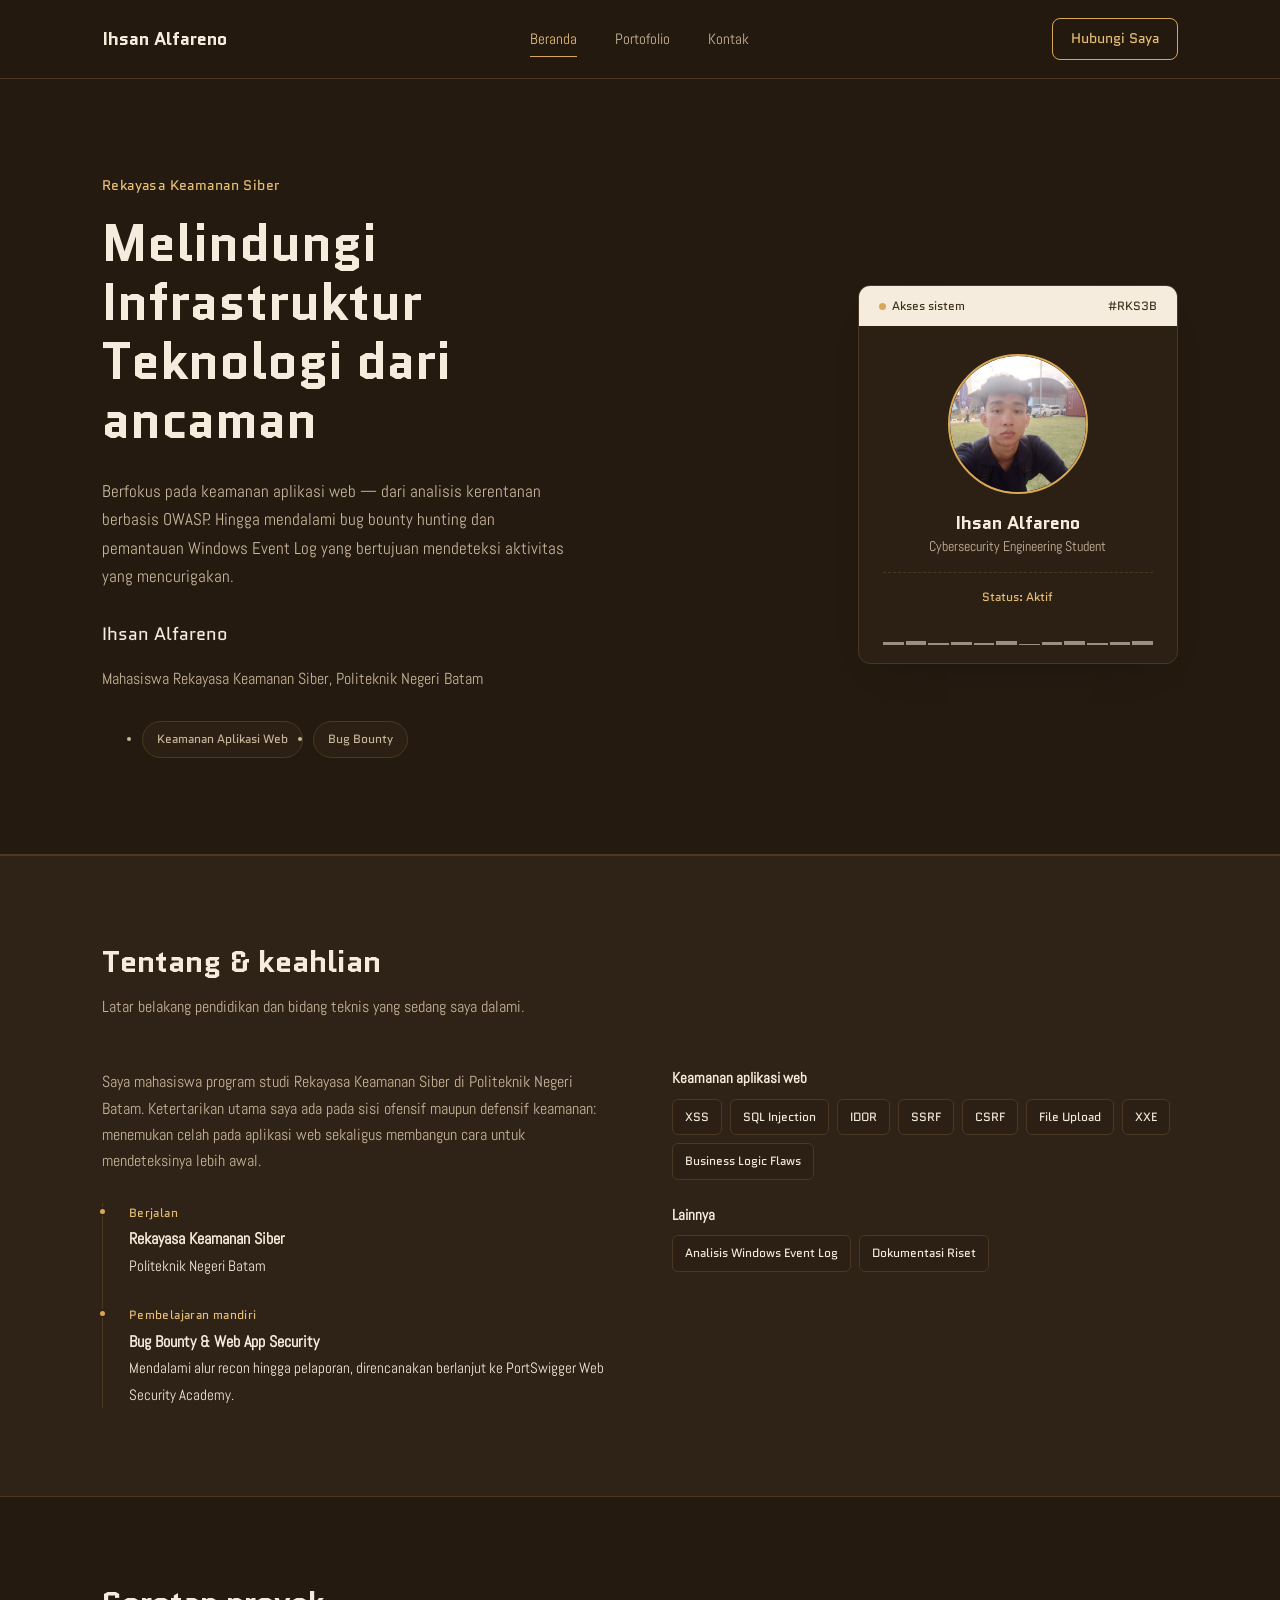
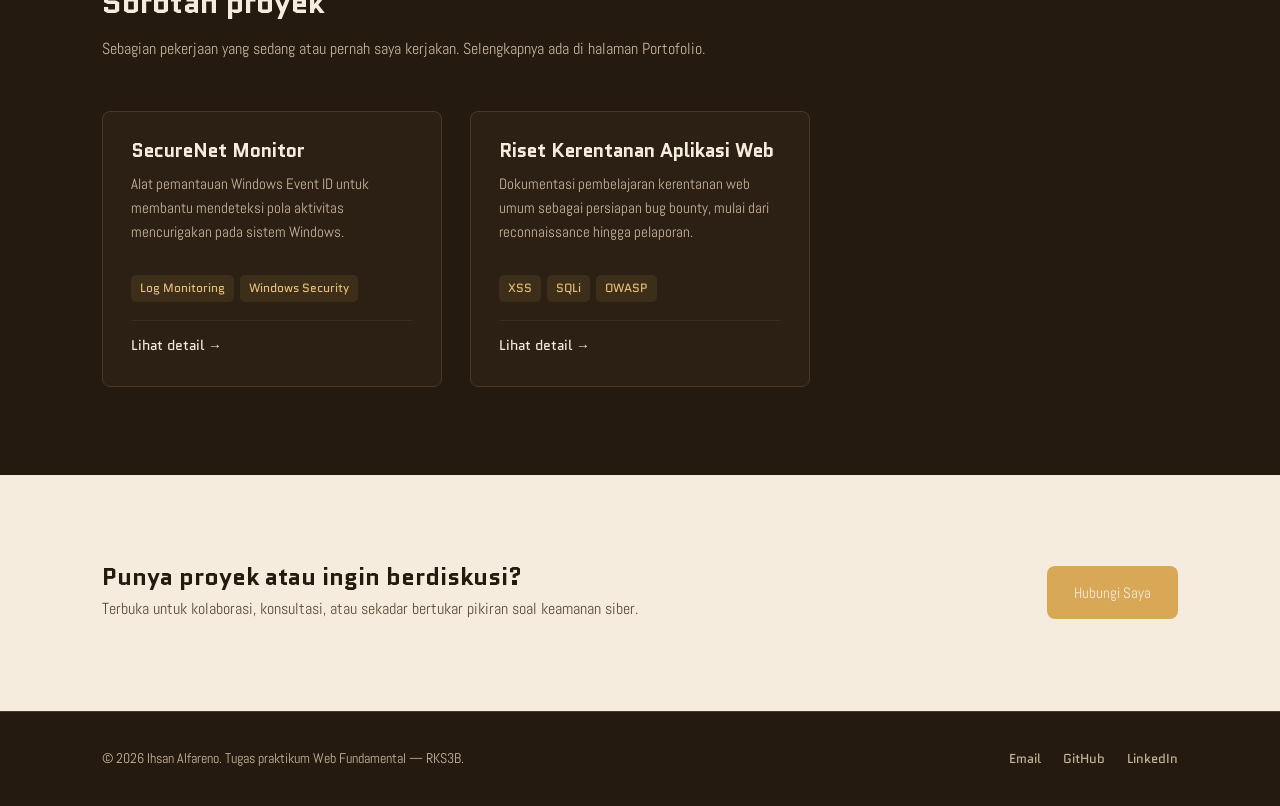
<file: Minggu1/index.html>
<!DOCTYPE html>
<html lang="id">
<head>
  <meta charset="UTF-8">
  <meta name="viewport" content="width=device-width, initial-scale=1.0">
  <title>Ihsan Alfareno — Portofolio Cybersecurity</title>
  <meta name="description" content="Portofolio pribadi Ihsan Alfareno, mahasiswa Rekayasa Keamanan Siber, Politeknik Negeri Batam.">
  <link rel="stylesheet" href="style.css">
  <link rel="preconnect" href="https://fonts.googleapis.com">
  <link rel="preconnect" href="https://fonts.gstatic.com" crossorigin>
  <link href="https://fonts.googleapis.com/css2?family=Abel&family=Quantico:ital,wght@0,400;0,700;1,400;1,700&display=swap" rel="stylesheet">
</head>
<body class="theme-dark">

  <header>
    <div class="wrap nav">
      <a href="index.html" class="logo">Ihsan Alfareno</a>
      <nav class="links" id="navLinks">
        <a href="index.html" class="active">Beranda</a>
        <a href="portfolio.html">Portofolio</a>
        <a href="contact.html">Kontak</a>
      </nav>
      <a href="contact.html" class="nav-cta">Hubungi Saya</a>
      <button class="burger" id="burgerBtn" aria-label="Buka menu" aria-expanded="false" aria-controls="navLinks">
        <span></span><span></span><span></span>
      </button>
    </div>
  </header>

  <main>

    <!-- ===== HERO ===== -->
    <section class="hero" aria-labelledby="hero-heading">
      <div class="wrap">
        <div class="hero-content">
          <p class="hero-kicker mono">Rekayasa Keamanan Siber</p>
          <h1 id="hero-heading">Melindungi Infrastruktur Teknologi dari ancaman</h1>
          <p class="hero-lede">
            Berfokus pada keamanan aplikasi web — dari analisis kerentanan berbasis OWASP. Hingga mendalami bug bounty hunting
            dan pemantauan Windows Event Log yang bertujuan mendeteksi aktivitas yang mencurigakan.
          </p>
          <p class="hero-name">Ihsan Alfareno</p>
          <p class="hero-role">Mahasiswa Rekayasa Keamanan Siber, Politeknik Negeri Batam</p>

          <ul class="focus-tags" aria-label="Bidang fokus">
            <li class="tag">Keamanan Aplikasi Web</li>
            <li class="tag">Bug Bounty</li>
          </ul>
        </div>

        <div class="id-card" aria-hidden="true">
          <div class="id-card-top">
            <span><span class="dot"></span>Akses sistem</span>
            <span>#RKS3B</span>
          </div>
          <div class="id-card-body">
            <div class="id-avatar">
              <img src="foto-profil.png" alt="Foto Ihsan Alfareno">
            </div>
            <h2>Ihsan Alfareno</h2>
            <p class="id-role">Cybersecurity Engineering Student</p>
            <p class="id-status">Status: Aktif</p>
          </div>
          <div class="id-barcode">
            <span style="height:60%"></span><span style="height:100%"></span>
            <span style="height:40%"></span><span style="height:80%"></span>
            <span style="height:55%"></span><span style="height:90%"></span>
            <span style="height:30%"></span><span style="height:70%"></span>
            <span style="height:100%"></span><span style="height:45%"></span>
            <span style="height:65%"></span><span style="height:85%"></span>
          </div>
        </div>
      </div>
    </section>

    <hr class="rule">

    <!-- ===== ABOUT & SKILLS ===== -->
    <section class="about" aria-labelledby="about-heading">
      <div class="wrap">
        <div class="section-head">
          <h2 id="about-heading">Tentang &amp; keahlian</h2>
          <p>Latar belakang pendidikan dan bidang teknis yang sedang saya dalami.</p>
        </div>

        <div class="about-grid">
          <div class="about-text">
            <p>
              Saya mahasiswa program studi Rekayasa Keamanan Siber di Politeknik Negeri Batam.
              Ketertarikan utama saya ada pada sisi ofensif maupun defensif keamanan: menemukan celah pada
              aplikasi web sekaligus membangun cara untuk mendeteksinya lebih awal.
            </p>
            <ol class="timeline">
              <li>
                <span class="t-when mono">Berjalan</span>
                <span class="t-what">Rekayasa Keamanan Siber</span>
                <span class="t-desc">Politeknik Negeri Batam</span>
              </li>
              <li>
                <span class="t-when mono">Pembelajaran mandiri</span>
                <span class="t-what">Bug Bounty &amp; Web App Security</span>
                <span class="t-desc">Mendalami alur recon hingga pelaporan, direncanakan berlanjut ke PortSwigger Web Security Academy.</span>
              </li>
            </ol>
          </div>

          <div class="about-skills">
            <div class="skill-group">
              <h3>Keamanan aplikasi web</h3>
              <ul class="skill-list">
                <li>XSS</li>
                <li>SQL Injection</li>
                <li>IDOR</li>
                <li>SSRF</li>
                <li>CSRF</li>
                <li>File Upload</li>
                <li>XXE</li>
                <li>Business Logic Flaws</li>
              </ul>
            </div>
            <div class="skill-group">
              <h3>Lainnya</h3>
              <ul class="skill-list">
                <li>Analisis Windows Event Log</li>
                <li>Dokumentasi Riset</li>
              </ul>
            </div>
          </div>
        </div>
      </div>
    </section>

    <!-- ===== HIGHLIGHT PROYEK ===== -->
    <section class="highlights" aria-labelledby="highlight-heading">
      <div class="wrap">
        <div class="section-head">
          <h2 id="highlight-heading">Sorotan proyek</h2>
          <p>Sebagian pekerjaan yang sedang atau pernah saya kerjakan. Selengkapnya ada di halaman Portofolio.</p>
        </div>

        <div class="project-grid">
          <article class="project-card">
            <h3>SecureNet Monitor</h3>
            <p>Alat pemantauan Windows Event ID untuk membantu mendeteksi pola aktivitas mencurigakan pada sistem Windows.</p>
            <div class="project-tags">
              <span>Log Monitoring</span>
              <span>Windows Security</span>
            </div>
            <a href="portfolio.html" class="project-link">Lihat detail →</a>
          </article>

          <article class="project-card">
            <h3>Riset Kerentanan Aplikasi Web</h3>
            <p>Dokumentasi pembelajaran kerentanan web umum sebagai persiapan bug bounty, mulai dari reconnaissance hingga pelaporan.</p>
            <div class="project-tags">
              <span>XSS</span>
              <span>SQLi</span>
              <span>OWASP</span>
            </div>
            <a href="portfolio.html" class="project-link">Lihat detail →</a>
          </article>

        </div>
      </div>
    </section>

    <!-- ===== CTA ===== -->
    <section class="cta-strip">
      <div class="wrap">
        <div>
          <h2>Punya proyek atau ingin berdiskusi?</h2>
          <p>Terbuka untuk kolaborasi, konsultasi, atau sekadar bertukar pikiran soal keamanan siber.</p>
        </div>
        <a href="contact.html" class="btn btn-primary">Hubungi Saya</a>
      </div>
    </section>

  </main>

  <footer>
    <div class="wrap footer-inner">
      <p>© 2026 Ihsan Alfareno. Tugas praktikum Web Fundamental — RKS3B.</p>
      <div class="footer-links">
        <a href="mailto:4332501048.ihsan@student.polibatam.ac.id">Email</a>
        <a href="#">GitHub</a>
        <a href="#">LinkedIn</a>
      </div>
    </div>
  </footer>

  <script src="script.js"></script>
</body>
</html>
</file>
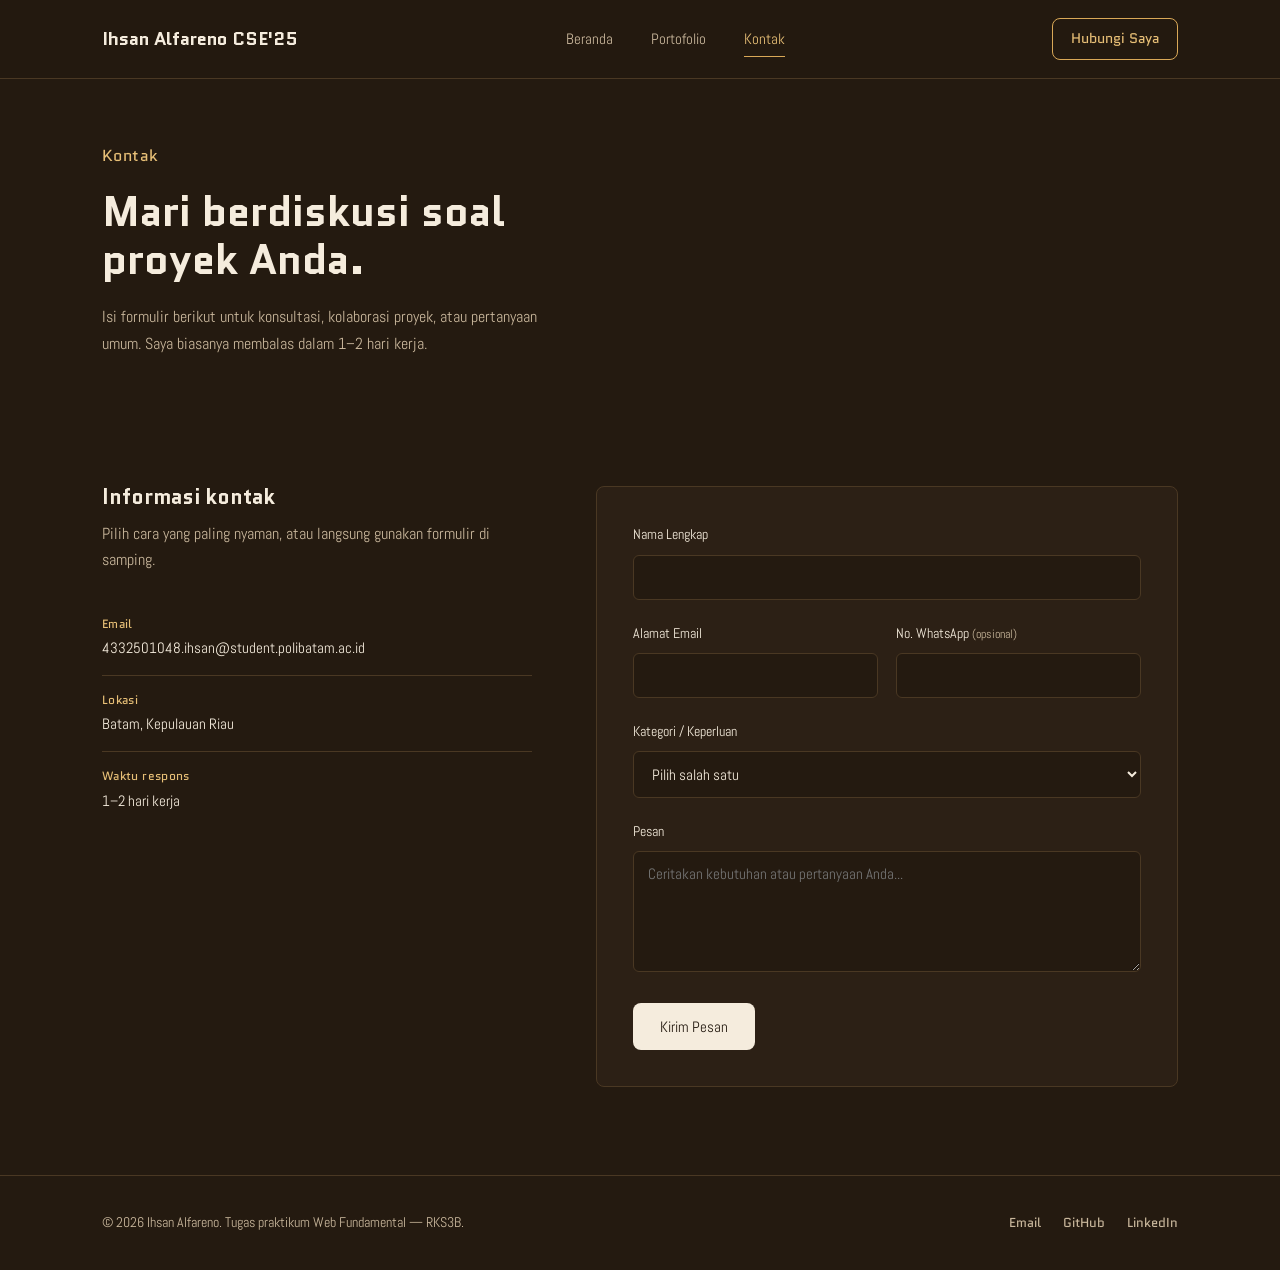
<file: Minggu1/contact.html>
<!DOCTYPE html>
<html lang="id">
<head>
  <meta charset="UTF-8">
  <meta name="viewport" content="width=device-width, initial-scale=1.0">
  <title>Kontak — Ihsan Alfareno</title>
  <meta name="description" content="Hubungi Ihsan Alfareno untuk konsultasi, kolaborasi proyek, atau pertanyaan umum.">
  <link rel="stylesheet" href="style.css">
  <link rel="preconnect" href="https://fonts.googleapis.com">
  <link rel="preconnect" href="https://fonts.gstatic.com" crossorigin>
  <link href="https://fonts.googleapis.com/css2?family=Abel&family=Quantico:ital,wght@0,400;0,700;1,400;1,700&display=swap" rel="stylesheet">
</head>
<body class="theme-dark">

  <header>
    <div class="wrap nav">
      <a href="index.html" class="logo">Ihsan Alfareno CSE'25</a>
      <nav class="links" id="navLinks">
        <a href="index.html">Beranda</a>
        <a href="portfolio.html">Portofolio</a>
        <a href="contact.html" class="active">Kontak</a>
      </nav>
      <a href="contact.html" class="nav-cta">Hubungi Saya</a>
      <button class="burger" id="burgerBtn" aria-label="Buka menu" aria-expanded="false" aria-controls="navLinks">
        <span></span><span></span><span></span>
      </button>
    </div>
  </header>

  <main>

    <section class="page-intro">
      <div class="wrap">
        <p class="hero-kicker mono">Kontak</p>
        <h1>Mari berdiskusi soal proyek Anda.</h1>
        <p>
          Isi formulir berikut untuk konsultasi, kolaborasi proyek, atau
          pertanyaan umum. Saya biasanya membalas dalam 1–2 hari kerja.
        </p>
      </div>
    </section>

    <section aria-labelledby="contact-heading">
      <div class="wrap">
        <div class="contact-layout">

          <div class="contact-info">
            <h2 id="contact-heading">Informasi kontak</h2>
            <p>Pilih cara yang paling nyaman, atau langsung gunakan formulir di samping.</p>
            <ul class="info-list">
              <li>
                <span class="i-label mono">Email</span>
                4332501048.ihsan@student.polibatam.ac.id
              </li>
              <li>
                <span class="i-label mono">Lokasi</span>
                Batam, Kepulauan Riau
              </li>
              <li>
                <span class="i-label mono">Waktu respons</span>
                1–2 hari kerja
              </li>
            </ul>
          </div>

          <form class="contact-form" id="contactForm" novalidate>
            <div class="form-row">
              <label for="fullname">Nama Lengkap</label>
              <input type="text" id="fullname" name="fullname" required autocomplete="name">
            </div>

            <div class="form-grid-2">
              <div class="form-row">
                <label for="email">Alamat Email</label>
                <input type="email" id="email" name="email" required autocomplete="email">
              </div>
              <div class="form-row">
                <label for="phone">No. WhatsApp <span class="hint">(opsional)</span></label>
                <input type="tel" id="phone" name="phone" autocomplete="tel">
              </div>
            </div>

            <div class="form-row">
              <label for="category">Kategori / Keperluan</label>
              <select id="category" name="category" required>
                <option value="" disabled selected>Pilih salah satu</option>
                <option value="konsultasi">Konsultasi</option>
                <option value="kolaborasi">Kolaborasi Proyek</option>
                <option value="umum">Pertanyaan Umum</option>
              </select>
            </div>

            <div class="form-row">
              <label for="message">Pesan</label>
              <textarea id="message" name="message" rows="5" required placeholder="Ceritakan kebutuhan atau pertanyaan Anda..."></textarea>
            </div>

            <button type="submit" class="btn btn-primary">Kirim Pesan</button>

            <p class="form-status success" id="formStatus" role="status"></p>
          </form>

        </div>
      </div>
    </section>

  </main>

  <footer>
    <div class="wrap footer-inner">
      <p>© 2026 Ihsan Alfareno. Tugas praktikum Web Fundamental — RKS3B.</p>
      <div class="footer-links">
        <a href="mailto:4332501048.ihsan@student.polibatam.ac.id">Email</a>
        <a href="#">GitHub</a>
        <a href="#">LinkedIn</a>
      </div>
    </div>
  </footer>

  <script src="script.js"></script>
</body>
</html>
</file>
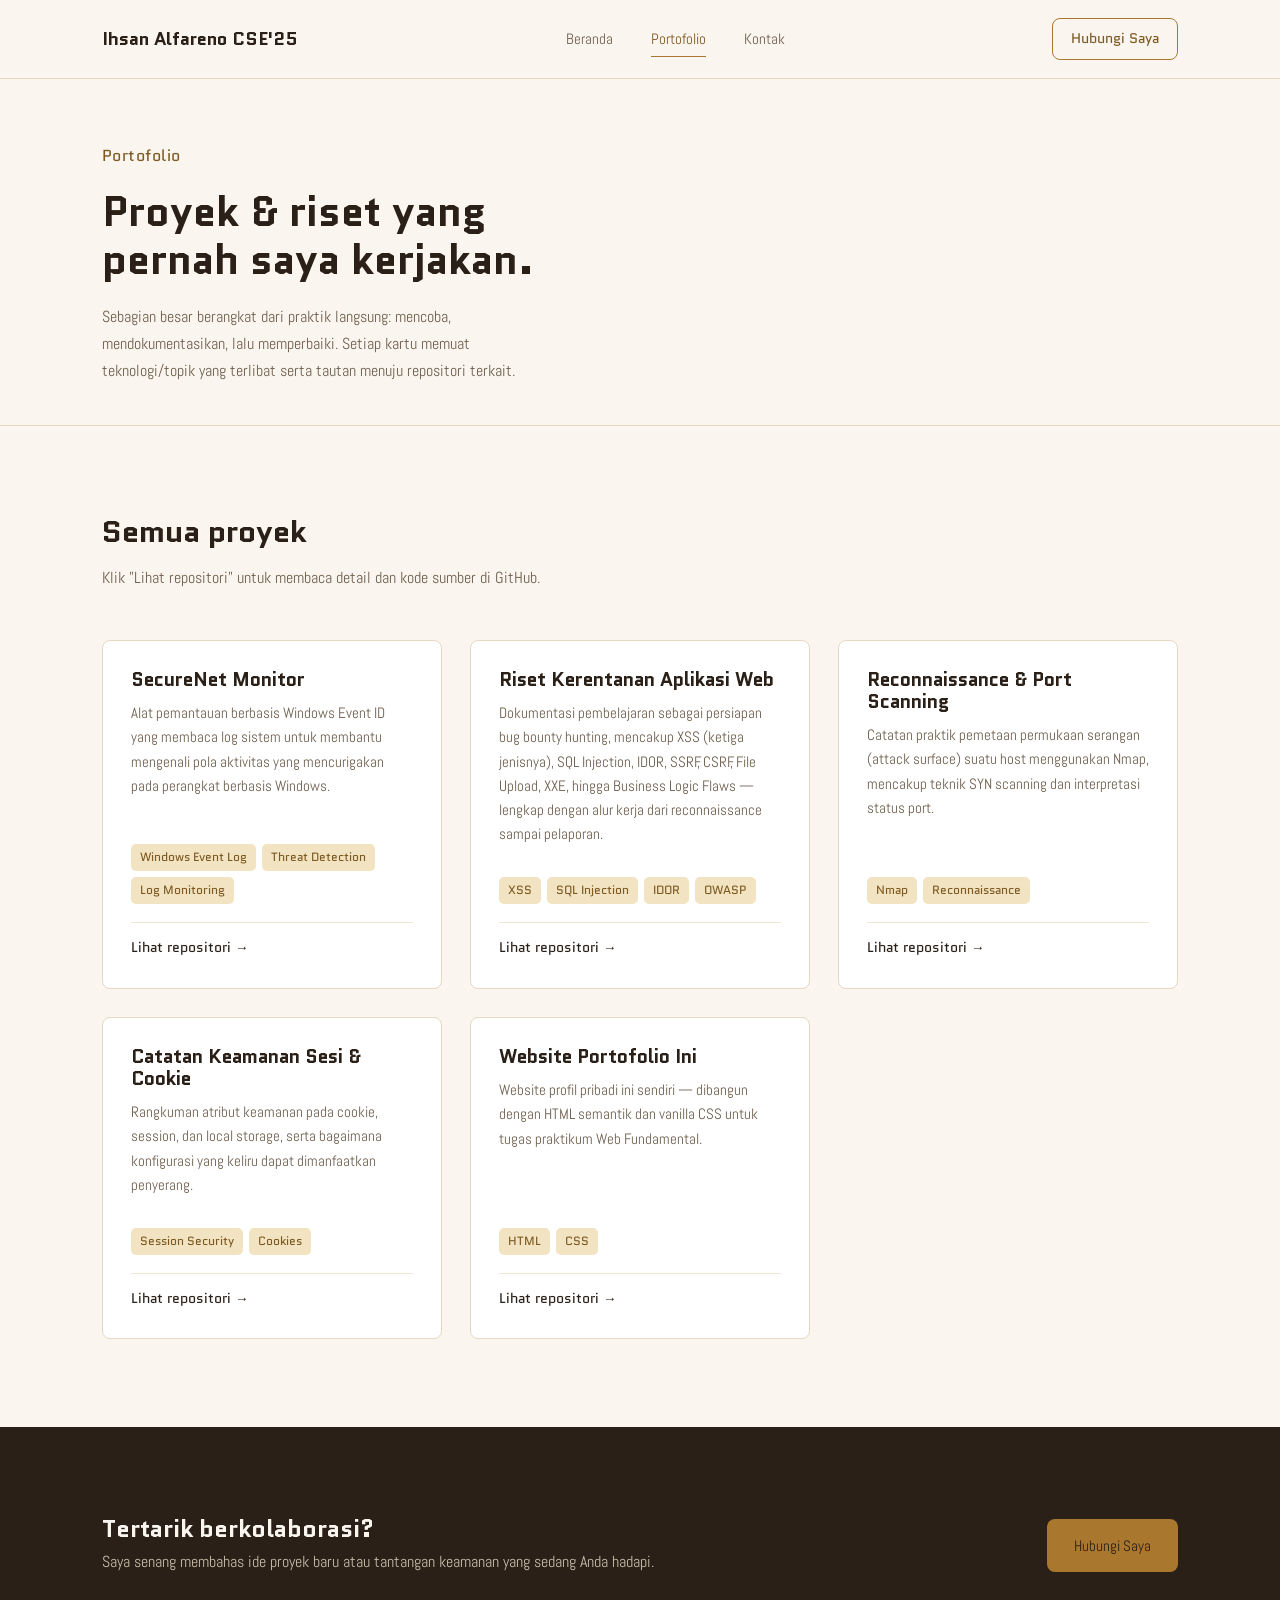
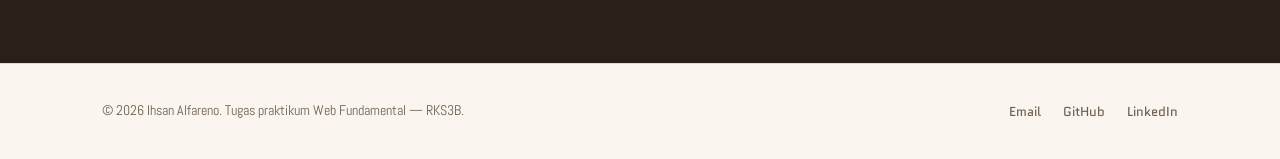
<file: Minggu1/portfolio.html>
<!DOCTYPE html>
<html lang="id">
<head>
  <meta charset="UTF-8">
  <meta name="viewport" content="width=device-width, initial-scale=1.0">
  <title>Portofolio — Ihsan Alfareno</title>
  <meta name="description" content="Kumpulan proyek dan riset Ihsan Alfareno di bidang keamanan siber.">
  <link rel="stylesheet" href="style.css">
  <link rel="preconnect" href="https://fonts.googleapis.com">
  <link rel="preconnect" href="https://fonts.gstatic.com" crossorigin>
  <link href="https://fonts.googleapis.com/css2?family=Abel&family=Quantico:ital,wght@0,400;0,700;1,400;1,700&display=swap" rel="stylesheet">
</head>
<body>

  <header>
    <div class="wrap nav">
      <a href="index.html" class="logo">Ihsan Alfareno CSE'25</a>
      <nav class="links" id="navLinks">
        <a href="index.html">Beranda</a>
        <a href="portfolio.html" class="active">Portofolio</a>
        <a href="contact.html">Kontak</a>
      </nav>
      <a href="contact.html" class="nav-cta">Hubungi Saya</a>
      <button class="burger" id="burgerBtn" aria-label="Buka menu" aria-expanded="false" aria-controls="navLinks">
        <span></span><span></span><span></span>
      </button>
    </div>
  </header>

  <main>

    <section class="page-intro">
      <div class="wrap">
        <p class="hero-kicker mono">Portofolio</p>
        <h1>Proyek &amp; riset yang pernah saya kerjakan.</h1>
        <p>
          Sebagian besar berangkat dari praktik langsung: mencoba, mendokumentasikan,
          lalu memperbaiki. Setiap kartu memuat teknologi/topik yang terlibat serta
          tautan menuju repositori terkait.
        </p>
      </div>
    </section>

    <hr class="rule">

    <section aria-labelledby="project-heading">
      <div class="wrap">
        <div class="section-head">
          <h2 id="project-heading">Semua proyek</h2>
          <p>Klik "Lihat repositori" untuk membaca detail dan kode sumber di GitHub.</p>
        </div>

        <div class="project-grid">

          <article class="project-card">
            <h3>SecureNet Monitor</h3>
            <p>
              Alat pemantauan berbasis Windows Event ID yang membaca log sistem
              untuk membantu mengenali pola aktivitas yang mencurigakan pada
              perangkat berbasis Windows.
            </p>
            <div class="project-tags">
              <span>Windows Event Log</span>
              <span>Threat Detection</span>
              <span>Log Monitoring</span>
            </div>
            <a href="#" class="project-link">Lihat repositori →</a>
          </article>

          <article class="project-card">
            <h3>Riset Kerentanan Aplikasi Web</h3>
            <p>
              Dokumentasi pembelajaran sebagai persiapan bug bounty hunting, mencakup
              XSS (ketiga jenisnya), SQL Injection, IDOR, SSRF, CSRF, File Upload,
              XXE, hingga Business Logic Flaws — lengkap dengan alur kerja dari
              reconnaissance sampai pelaporan.
            </p>
            <div class="project-tags">
              <span>XSS</span>
              <span>SQL Injection</span>
              <span>IDOR</span>
              <span>OWASP</span>
            </div>
            <a href="#" class="project-link">Lihat repositori →</a>
          </article>

          <article class="project-card">
            <h3>Reconnaissance &amp; Port Scanning</h3>
            <p>
              Catatan praktik pemetaan permukaan serangan (attack surface) suatu
              host menggunakan Nmap, mencakup teknik SYN scanning dan interpretasi
              status port.
            </p>
            <div class="project-tags">
              <span>Nmap</span>
              <span>Reconnaissance</span>
            </div>
            <a href="#" class="project-link">Lihat repositori →</a>
          </article>

          <article class="project-card">
            <h3>Catatan Keamanan Sesi &amp; Cookie</h3>
            <p>
              Rangkuman atribut keamanan pada cookie, session, dan local storage,
              serta bagaimana konfigurasi yang keliru dapat dimanfaatkan penyerang.
            </p>
            <div class="project-tags">
              <span>Session Security</span>
              <span>Cookies</span>
            </div>
            <a href="#" class="project-link">Lihat repositori →</a>
          </article>

          <article class="project-card">
            <h3>Website Portofolio Ini</h3>
            <p>
              Website profil pribadi ini sendiri — dibangun dengan HTML semantik
              dan vanilla CSS untuk tugas praktikum Web Fundamental.
            </p>
            <div class="project-tags">
              <span>HTML</span>
              <span>CSS</span>
            </div>
            <a href="#" class="project-link">Lihat repositori →</a>
          </article>

        </div>
      </div>
    </section>

    <section class="cta-strip">
      <div class="wrap">
        <div>
          <h2>Tertarik berkolaborasi?</h2>
          <p>Saya senang membahas ide proyek baru atau tantangan keamanan yang sedang Anda hadapi.</p>
        </div>
        <a href="contact.html" class="btn btn-primary">Hubungi Saya</a>
      </div>
    </section>

  </main>

  <footer>
    <div class="wrap footer-inner">
      <p>© 2026 Ihsan Alfareno. Tugas praktikum Web Fundamental — RKS3B.</p>
      <div class="footer-links">
        <a href="mailto:4332501048.ihsan@student.polibatam.ac.id">Email</a>
        <a href="#">GitHub</a>
        <a href="#">LinkedIn</a>
      </div>
    </div>
  </footer>

  <script src="script.js"></script>
</body>
</html>
</file>
<file: Minggu1/style.css>
/* =========================================================
   Portofolio — Ihsan Alfareno
   Tema: ivory / brass (putih hangat + emas-coklat)
   ========================================================= */

:root{
  /* warna */
  --bg:        #FAF6EF;
  --bg-alt:    #F1E8D6;
  --surface:   #FFFFFF;
  --ink:       #2A2018;
  --ink-soft:  #6E5F4E;
  --line:      #E5D8C0;
  --line-soft: #EFE6D3;
  --gold:      #A9772E;
  --gold-dark: #7E5A22;
  --gold-tint: #F2E4C2;
  --bg-rgb:     250,246,239;
  --shadow-rgb: 42,32,24;
  --cta-muted:  #C9BDA9;

  /* tipografi */
  --font-display: 'Quantico', sans-serif;
  --font-body: 'Abel', sans-serif;
  --font-mono: 'Quantico', sans-serif;

  --maxw: 1140px;
  --radius: 8px;
}

/* ---- tema gelap (dipakai lewat class body.theme-dark) ----
   Warna kebalikan dari tema terang di atas, dipasang di
   index.html & contact.html supaya berselang-seling dengan
   portfolio.html yang tetap terang. */
body.theme-dark{
  --bg:        #241A10;
  --bg-alt:    #2F2216;
  --surface:   #2C2015;
  --ink:       #F5ECDD;
  --ink-soft:  #C9B79C;
  --line:      #4A3823;
  --line-soft: #3A2C1C;
  --gold:      #D9A857;
  --gold-dark: #E8C077;
  --gold-tint: #3D2E1A;
  --bg-rgb:     36,26,16;
  --shadow-rgb: 0,0,0;
  --cta-muted:  #5C4A34;
}

*, *::before, *::after{ box-sizing:border-box; }

html{ scroll-behavior:smooth; }

body{
  margin:0;
  background:var(--bg);
  color:var(--ink);
  font-family:var(--font-body);
  font-size:16px;
  line-height:1.65;
  -webkit-font-smoothing:antialiased;
}

h1, h2, h3{
  font-family:var(--font-display);
  color:var(--ink);
  margin:0 0 0.5em 0;
  line-height:1.15;
  font-weight:600;
}

p{ margin:0 0 1em 0; color:var(--ink-soft); }

a{ color:inherit; text-decoration:none; }

img{ max-width:100%; display:block; }

.mono{ font-family:var(--font-mono); letter-spacing:0.03em; }

.wrap{
  max-width:var(--maxw);
  margin:0 auto;
  padding:0 32px;
}

section{ padding:88px 0; }

.section-head{ max-width:640px; margin-bottom:48px; }
.section-head h2{ font-size:clamp(1.6rem, 2.4vw, 2.1rem); }
.section-head p{ font-size:1.02rem; }

hr.rule{
  border:none;
  border-top:1px solid var(--line);
  margin:0;
}

/* ===== FOCUS & MOTION ===== */
a:focus-visible, button:focus-visible, input:focus-visible,
select:focus-visible, textarea:focus-visible{
  outline:2px solid var(--gold);
  outline-offset:3px;
}

@media (prefers-reduced-motion: reduce){
  *{ animation:none !important; transition:none !important; scroll-behavior:auto !important; }
}

/* ===== BUTTONS ===== */
.btn{
  display:inline-flex;
  align-items:center;
  justify-content:center;
  gap:8px;
  padding:13px 26px;
  border-radius:var(--radius);
  font-family:var(--font-body);
  font-size:0.95rem;
  font-weight:500;
  cursor:pointer;
  border:1px solid transparent;
  transition:background 0.2s ease, color 0.2s ease, border-color 0.2s ease;
}
.btn-primary{
  background:var(--ink);
  color:var(--bg);
}
.btn-primary:hover{ background:var(--gold-dark); }
.btn-outline{
  background:transparent;
  border-color:var(--line);
  color:var(--ink);
}
.btn-outline:hover{ border-color:var(--gold); color:var(--gold-dark); }

/* =========================================================
   HEADER / NAV
   ========================================================= */
header{
  position:sticky;
  top:0; left:0; right:0;
  z-index:100;
  background:rgba(var(--bg-rgb),0.92);
  backdrop-filter:blur(8px);
  border-bottom:1px solid var(--line);
}
.nav{
  display:flex;
  align-items:center;
  justify-content:space-between;
  height:78px;
}
.logo{
  font-family:var(--font-display);
  font-size:1.15rem;
  font-weight:600;
  color:var(--ink);
}
nav.links{
  display:flex;
  gap:38px;
  align-items:center;
}
nav.links a{
  font-size:0.92rem;
  color:var(--ink-soft);
  position:relative;
  padding:4px 0;
  transition:color 0.2s ease;
}
nav.links a:hover{ color:var(--ink); }
nav.links a.active{ color:var(--gold-dark); }
nav.links a::after{
  content:'';
  position:absolute;
  left:0; bottom:-2px;
  width:0; height:1px;
  background:var(--gold);
  transition:width 0.2s ease;
}
nav.links a:hover::after,
nav.links a.active::after{ width:100%; }

.nav-cta{
  border:1px solid var(--gold);
  color:var(--gold-dark);
  font-size:0.85rem;
  padding:9px 18px;
  border-radius:var(--radius);
  font-family:var(--font-mono);
  transition:background 0.2s ease, color 0.2s ease;
}
.nav-cta:hover{ background:var(--gold); color:var(--surface); }

.burger{
  display:none;
  flex-direction:column;
  gap:5px;
  background:none;
  border:none;
  cursor:pointer;
  padding:6px;
}
.burger span{
  width:22px; height:2px;
  background:var(--ink);
  display:block;
  transition:transform 0.2s ease, opacity 0.2s ease;
}
.burger.is-open span:nth-child(1){ transform:translateY(7px) rotate(45deg); }
.burger.is-open span:nth-child(2){ opacity:0; }
.burger.is-open span:nth-child(3){ transform:translateY(-7px) rotate(-45deg); }

@media (max-width:760px){
  nav.links{
    position:absolute;
    top:78px; left:0; right:0;
    background:var(--bg);
    border-bottom:1px solid var(--line);
    flex-direction:column;
    align-items:flex-start;
    gap:0;
    padding:8px 32px 18px;
    display:none;
  }
  nav.links.is-open{ display:flex; }
  nav.links a{ width:100%; padding:12px 0; }
  .nav-cta{ display:none; }
  .burger{ display:flex; }
}

/* =========================================================
   HERO
   ========================================================= */
.hero{
  padding:96px 0 80px;
}
.hero .wrap{
  display:grid;
  grid-template-columns:1.15fr 0.85fr;
  gap:64px;
  align-items:center;
}
.hero-kicker{
  font-family:var(--font-mono);
  font-size:0.85rem;
  color:var(--gold-dark);
  margin-bottom:18px;
}
.hero h1{
  font-size:clamp(2.1rem, 4vw, 3.4rem);
  max-width:14ch;
}
.hero-lede{
  font-size:1.08rem;
  max-width:52ch;
  margin-top:20px;
}
.hero-name{
  font-family:var(--font-display);
  font-size:1.15rem;
  color:var(--ink);
  margin-top:28px;
}
.hero-role{
  font-size:0.98rem;
  margin-top:2px;
}
.focus-tags{
  display:flex;
  flex-wrap:wrap;
  gap:10px;
  margin-top:28px;
}
.tag{
  font-family:var(--font-mono);
  font-size:0.78rem;
  padding:7px 14px;
  border:1px solid var(--line);
  border-radius:100px;
  color:var(--ink-soft);
  background:var(--surface);
}

/* ---- access card (kartu akses) ---- */
.id-card{
  background:var(--surface);
  border:1px solid var(--line);
  border-radius:12px;
  padding:0;
  overflow:hidden;
  box-shadow:0 18px 40px -28px rgba(var(--shadow-rgb),0.35);
  justify-self:end;
  width:100%;
  max-width:320px;
}
.id-card-top{
  background:var(--ink);
  color:var(--gold-tint);
  font-family:var(--font-mono);
  font-size:0.75rem;
  padding:10px 20px;
  display:flex;
  justify-content:space-between;
  align-items:center;
}
.id-card-top .dot{
  width:7px; height:7px;
  border-radius:50%;
  background:var(--gold);
  display:inline-block;
  margin-right:6px;
}
.id-card-body{ padding:28px 24px 22px; text-align:center; }
.id-avatar{
  width:140px; height:140px;
  border-radius:50%;
  border:2px solid var(--gold);
  margin:0 auto 18px;
  display:flex;
  align-items:center;
  justify-content:center;
  font-family:var(--font-display);
  font-size:1.6rem;
  color:var(--gold-dark);
  background:var(--gold-tint);
  overflow:hidden;
}
.id-avatar img{
  width:100%;
  height:100%;
  object-fit:cover;
  border-radius:50%;
}
.id-card-body h2{
  font-size:1.15rem;
  margin-bottom:2px;
}
.id-role{ font-size:0.88rem; color:var(--ink-soft); margin-bottom:14px; }
.id-status{
  font-family:var(--font-mono);
  font-size:0.75rem;
  color:var(--gold-dark);
  border-top:1px dashed var(--line);
  padding-top:14px;
  display:flex;
  justify-content:center;
  gap:6px;
}
.id-barcode{
  display:flex;
  gap:2px;
  align-items:flex-end;
  height:22px;
  padding:0 24px 18px;
}
.id-barcode span{
  flex:1;
  background:var(--ink);
  opacity:0.55;
}

@media (max-width:900px){
  .hero .wrap{ grid-template-columns:1fr; gap:44px; }
  .id-card{ justify-self:start; max-width:280px; }
}

/* =========================================================
   ABOUT & SKILLS
   ========================================================= */
.about{
  background:var(--bg-alt);
  border-top:1px solid var(--line);
  border-bottom:1px solid var(--line);
}
.about-grid{
  display:grid;
  grid-template-columns:1fr 1fr;
  gap:64px;
}
.about-text p{ font-size:1rem; }

.timeline{
  list-style:none;
  margin:28px 0 0;
  padding:0;
  border-left:1px solid var(--line);
}
.timeline li{
  position:relative;
  padding:0 0 26px 26px;
}
.timeline li:last-child{ padding-bottom:0; }
.timeline li::before{
  content:'';
  position:absolute;
  left:-5px; top:4px;
  width:9px; height:9px;
  border-radius:50%;
  background:var(--gold);
  border:2px solid var(--bg-alt);
}
.timeline .t-when{
  font-family:var(--font-mono);
  font-size:0.78rem;
  color:var(--gold-dark);
  display:block;
  margin-bottom:3px;
}
.timeline .t-what{
  font-family:var(--font-body);
  font-weight:600;
  color:var(--ink);
  display:block;
}
.timeline .t-desc{ font-size:0.92rem; margin-top:3px; }

.skill-group{ margin-bottom:26px; }
.skill-group:last-child{ margin-bottom:0; }
.skill-group h3{
  font-family:var(--font-body);
  font-size:0.95rem;
  font-weight:600;
  color:var(--ink);
  margin-bottom:12px;
}
.skill-list{
  list-style:none;
  display:flex;
  flex-wrap:wrap;
  gap:8px;
  margin:0; padding:0;
}
.skill-list li{
  font-family:var(--font-mono);
  font-size:0.78rem;
  color:var(--ink);
  background:var(--surface);
  border:1px solid var(--line);
  padding:7px 12px;
  border-radius:6px;
}

@media (max-width:820px){
  .about-grid{ grid-template-columns:1fr; gap:48px; }
}

/* =========================================================
   HIGHLIGHTS (home) / PROJECT GRID (portfolio)
   ========================================================= */
.project-grid{
  display:grid;
  grid-template-columns:repeat(3, 1fr);
  gap:28px;
}
.project-card{
  background:var(--surface);
  border:1px solid var(--line);
  border-radius:var(--radius);
  padding:28px;
  display:flex;
  flex-direction:column;
  transition:border-color 0.2s ease, box-shadow 0.2s ease;
}
.project-card:hover{
  border-color:var(--gold);
  box-shadow:0 14px 30px -22px rgba(var(--shadow-rgb),0.4);
}
.project-card h3{
  font-family:var(--font-display);
  font-size:1.2rem;
  margin-bottom:10px;
}
.project-card p{ font-size:0.92rem; flex-grow:1; }
.project-tags{
  display:flex;
  flex-wrap:wrap;
  gap:6px;
  margin:16px 0 18px;
}
.project-tags span{
  font-family:var(--font-mono);
  font-size:0.72rem;
  color:var(--gold-dark);
  background:var(--gold-tint);
  padding:4px 9px;
  border-radius:5px;
}
.project-link{
  font-family:var(--font-mono);
  font-size:0.85rem;
  color:var(--ink);
  border-top:1px solid var(--line-soft);
  padding-top:14px;
  display:inline-flex;
  align-items:center;
  gap:6px;
}
.project-link:hover{ color:var(--gold-dark); }

@media (max-width:920px){
  .project-grid{ grid-template-columns:1fr 1fr; }
}
@media (max-width:620px){
  .project-grid{ grid-template-columns:1fr; }
}

/* page intro (portfolio & contact) */
.page-intro{ padding:64px 0 24px; }
.page-intro h1{ font-size:clamp(1.8rem, 3.4vw, 2.6rem); max-width:18ch; }
.page-intro p{ max-width:56ch; font-size:1.02rem; }

/* =========================================================
   CTA STRIP
   ========================================================= */
.cta-strip{
  background:var(--ink);
  color:var(--bg);
}
.cta-strip .wrap{
  display:flex;
  align-items:center;
  justify-content:space-between;
  gap:24px;
  flex-wrap:wrap;
}
.cta-strip h2{ color:var(--bg); font-size:1.5rem; margin:0; }
.cta-strip p{ color:var(--cta-muted); margin:6px 0 0; }
.cta-strip .btn-primary{ background:var(--gold); color:var(--ink); }
.cta-strip .btn-primary:hover{ background:var(--gold-tint); }

/* =========================================================
   CONTACT FORM
   ========================================================= */
.contact-layout{
  display:grid;
  grid-template-columns:0.85fr 1.15fr;
  gap:64px;
  align-items:start;
}
.contact-info h2{ font-size:1.3rem; }
.info-list{
  list-style:none;
  margin:26px 0 0; padding:0;
}
.info-list li{
  padding:14px 0;
  border-top:1px solid var(--line);
  font-size:0.92rem;
}
.info-list li:first-child{ border-top:none; }
.info-list .i-label{
  font-family:var(--font-mono);
  font-size:0.75rem;
  color:var(--gold-dark);
  display:block;
  margin-bottom:3px;
}

form.contact-form{
  background:var(--surface);
  border:1px solid var(--line);
  border-radius:var(--radius);
  padding:36px;
}
.form-row{ margin-bottom:22px; }
.form-row:last-child{ margin-bottom:0; }
.form-row label{
  display:block;
  font-size:0.88rem;
  font-weight:500;
  color:var(--ink);
  margin-bottom:8px;
}
.form-row .hint{
  font-size:0.78rem;
  color:var(--ink-soft);
  font-weight:400;
}
.form-row input,
.form-row select,
.form-row textarea{
  width:100%;
  font-family:var(--font-body);
  font-size:0.95rem;
  color:var(--ink);
  background:var(--bg);
  border:1px solid var(--line);
  border-radius:6px;
  padding:12px 14px;
  resize:vertical;
}
.form-row input:focus,
.form-row select:focus,
.form-row textarea:focus{
  border-color:var(--gold);
}
.form-grid-2{
  display:grid;
  grid-template-columns:1fr 1fr;
  gap:18px;
}
.form-status{
  margin-top:18px;
  font-size:0.9rem;
  padding:12px 16px;
  border-radius:6px;
  display:none;
}
.form-status.is-visible{ display:block; }
.form-status.success{
  background:var(--gold-tint);
  color:var(--gold-dark);
  border:1px solid var(--gold);
}

@media (max-width:820px){
  .contact-layout{ grid-template-columns:1fr; gap:40px; }
  .form-grid-2{ grid-template-columns:1fr; }
}

/* =========================================================
   FOOTER
   ========================================================= */
footer{
  border-top:1px solid var(--line);
  padding:36px 0;
}
.footer-inner{
  display:flex;
  justify-content:space-between;
  align-items:center;
  flex-wrap:wrap;
  gap:14px;
}
.footer-inner p{ margin:0; font-size:0.85rem; color:var(--ink-soft); }
.footer-links{ display:flex; gap:22px; }
.footer-links a{
  font-family:var(--font-mono);
  font-size:0.82rem;
  color:var(--ink-soft);
}
.footer-links a:hover{ color:var(--gold-dark); }
</file>
